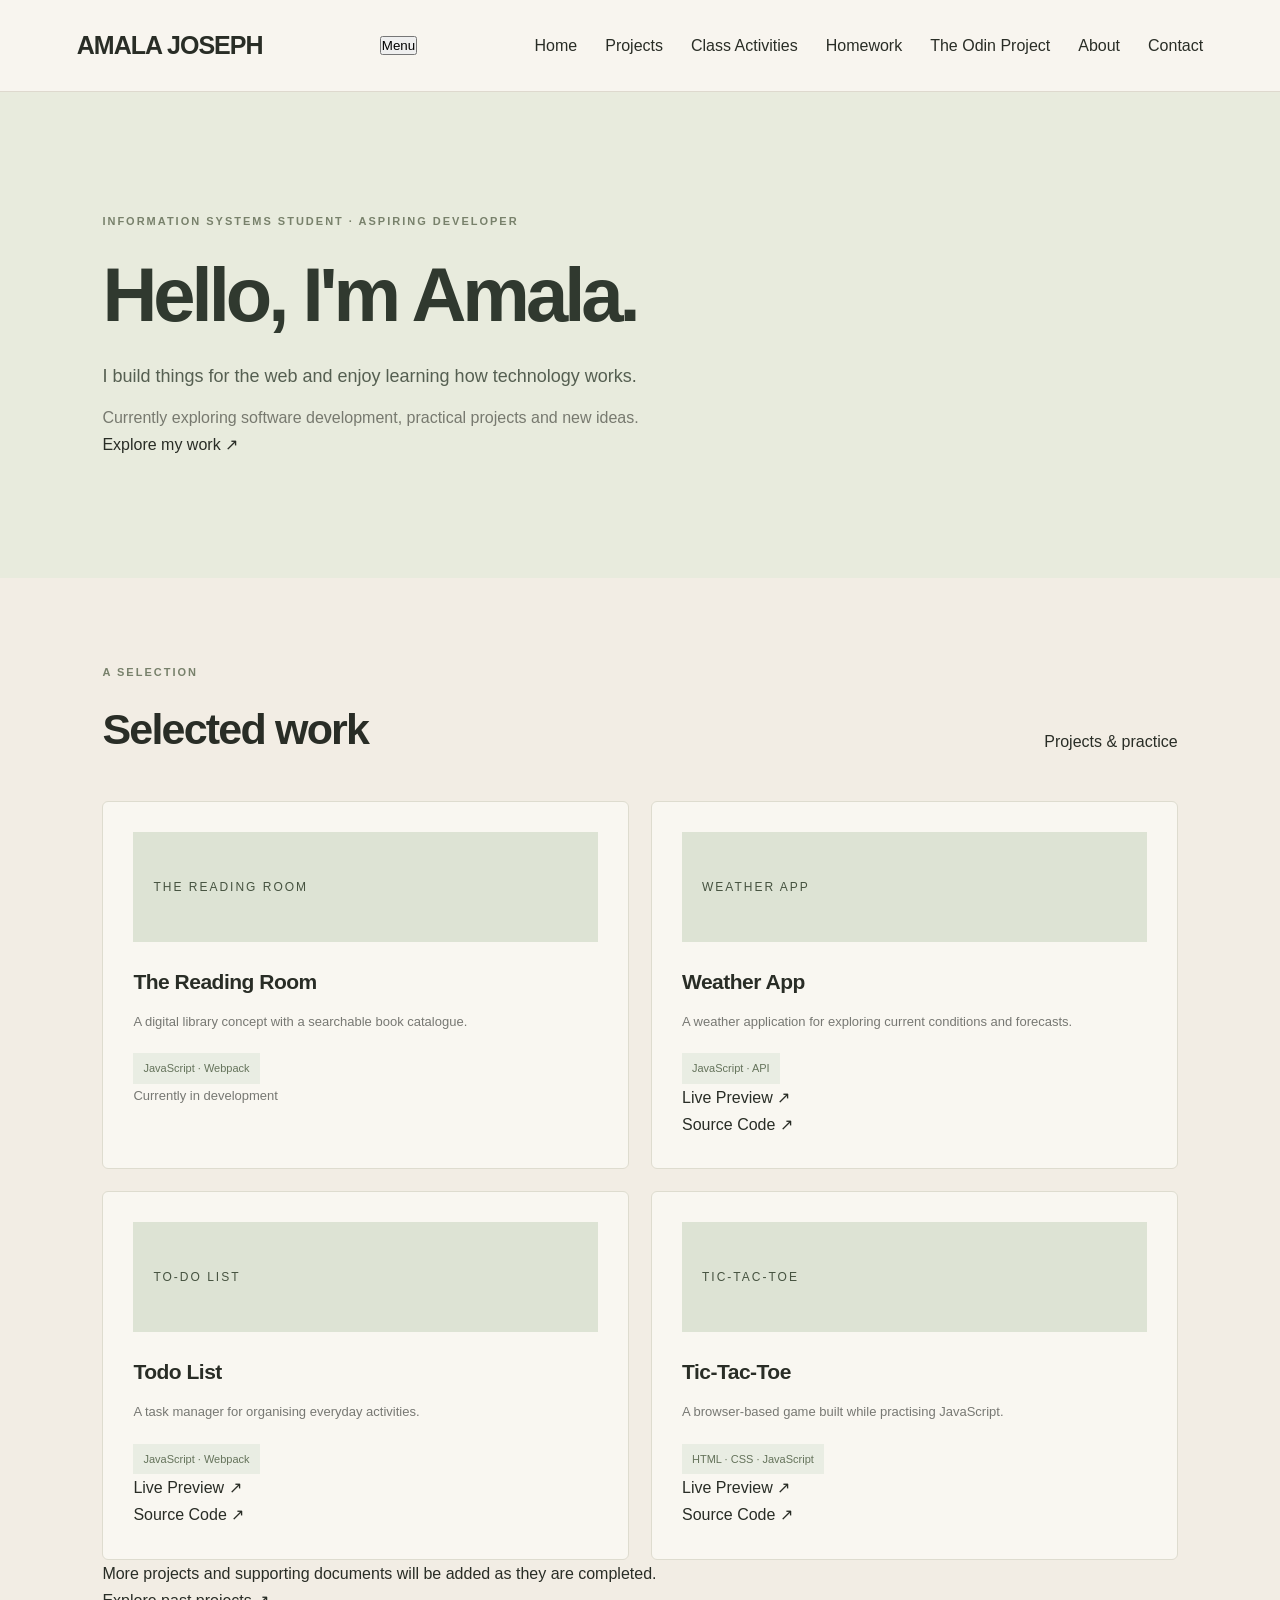
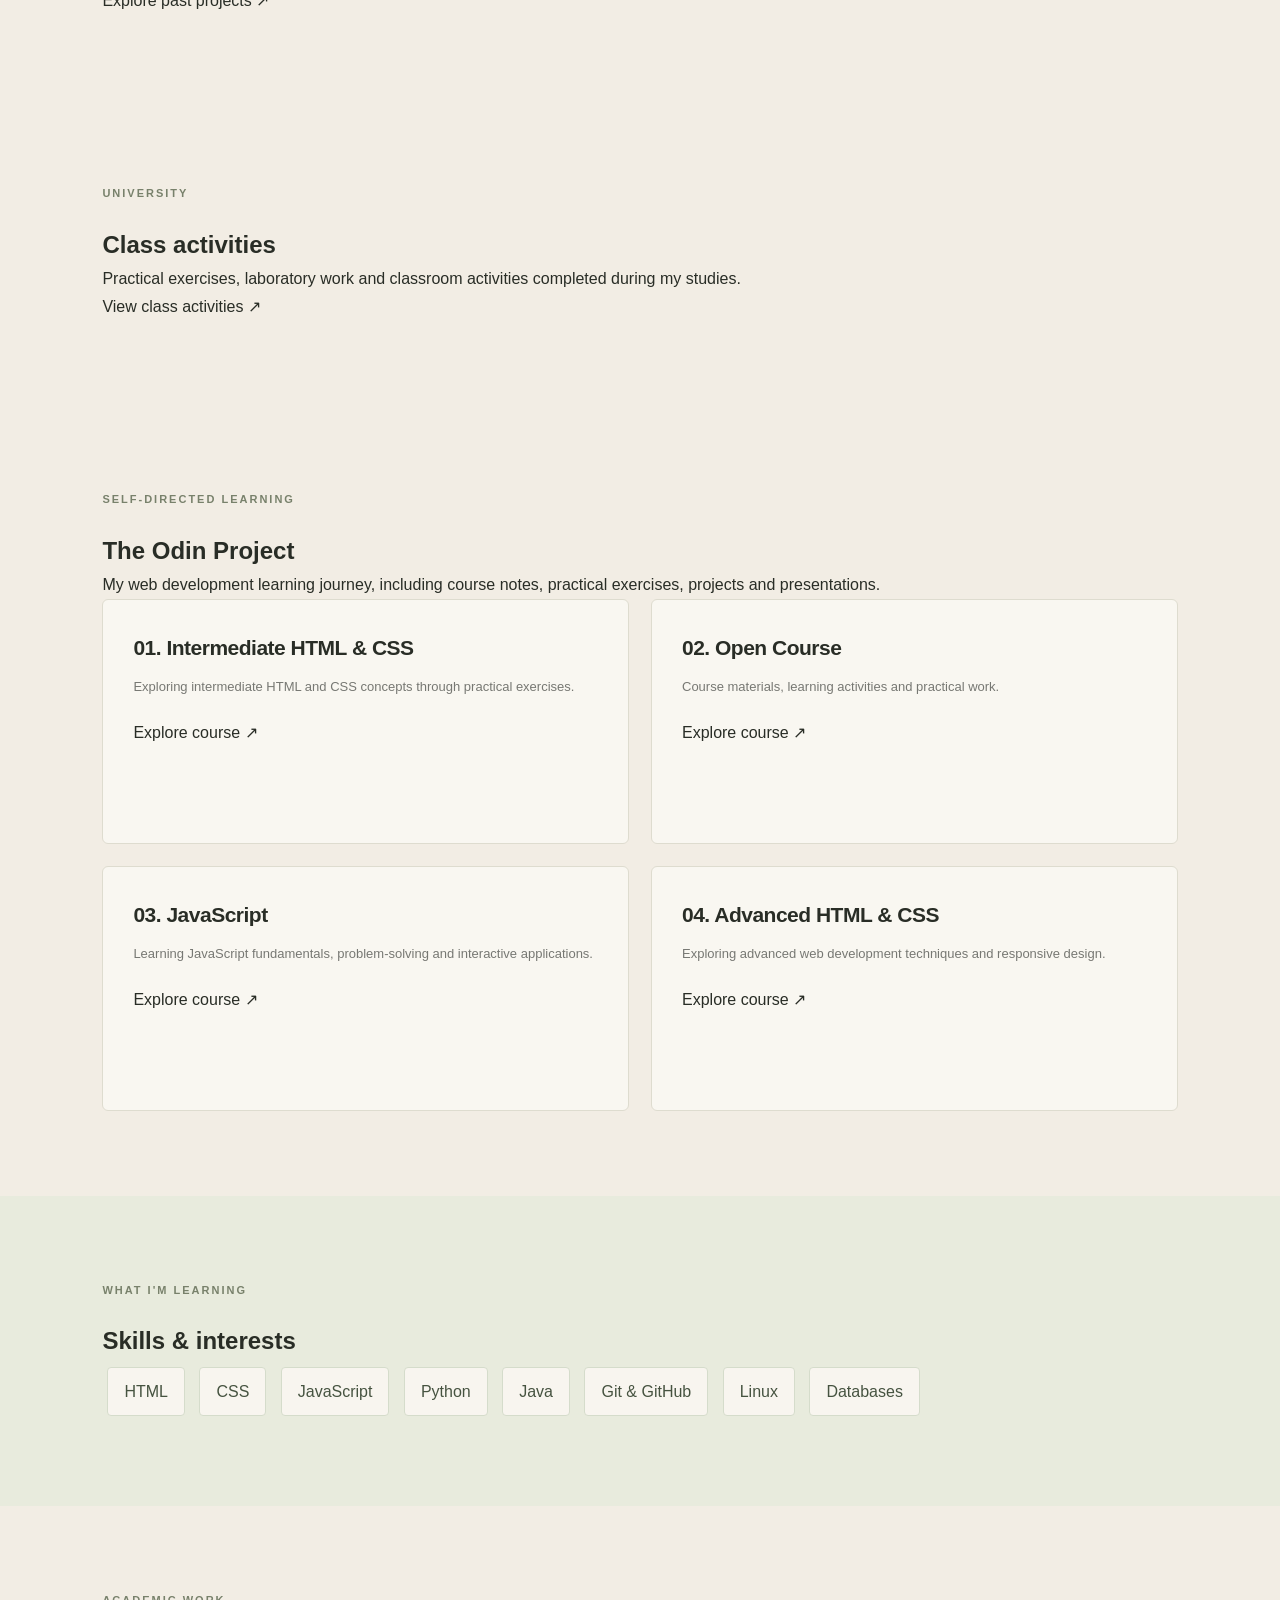
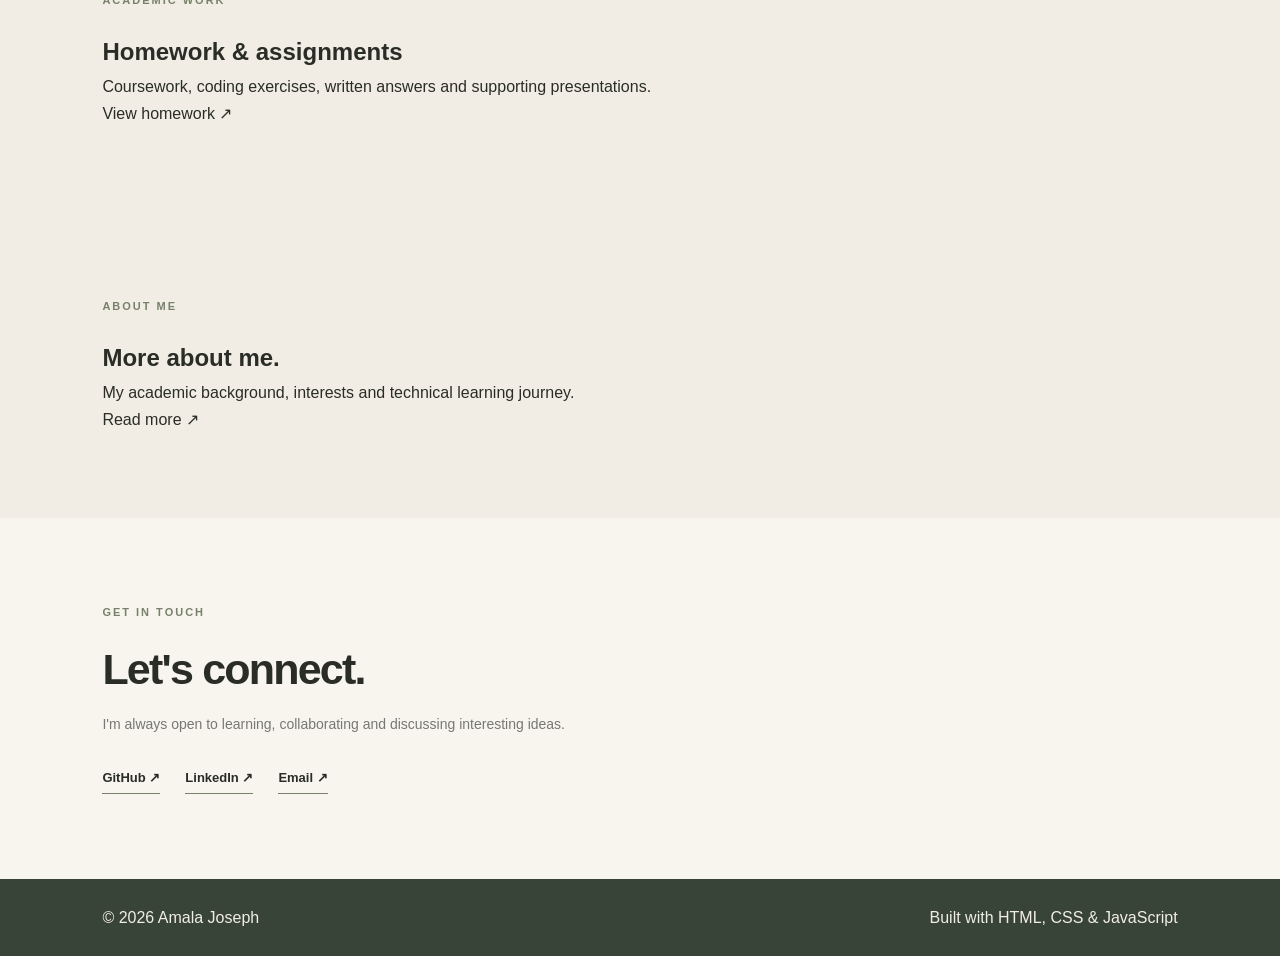
<file: index.html>
<!DOCTYPE html>
<html lang="en">
<head>
  <meta charset="UTF-8">
  <meta name="viewport" content="width=device-width, initial-scale=1.0">
  <meta name="description" content="Amala Joseph — Information Systems student and aspiring software developer.">
  <title>Amala Joseph | Portfolio</title>
  <link rel="stylesheet" href="styles/style.css">
  <script src="scripts/main.js" defer></script>
</head>

<body>

  <header class="site-header">
    <a class="logo" href="index.html">AMALA JOSEPH</a>

    <button class="menu-toggle" aria-label="Toggle navigation" aria-expanded="false">
      Menu
    </button>

    <nav class="navigation" aria-label="Main navigation">
      <a href="index.html">Home</a>
      <a href="#work">Projects</a>
      <a href="activities.html">Class Activities</a>
      <a href="homework.html">Homework</a>
      <a href="#odin">The Odin Project</a>
      <a href="about.html">About</a>
      <a href="#contact">Contact</a>
    </nav>
  </header>

  <main>

    <!-- HERO -->
    <section class="hero">
      <p class="eyebrow">INFORMATION SYSTEMS STUDENT · ASPIRING DEVELOPER</p>
      <h1>Hello, I'm Amala.</h1>
      <p class="intro">I build things for the web and enjoy learning how technology works.</p>
      <p class="supporting-copy">
        Currently exploring software development, practical projects and new ideas.
      </p>
      <a class="text-link" href="#work">Explore my work <span>↗</span></a>
    </section>

    <!-- PROJECTS -->
    <section class="section" id="work">

      <div class="section-heading">
        <div>
          <p class="eyebrow">A SELECTION</p>
          <h2>Selected work</h2>
        </div>
        <span class="muted small">Projects & practice</span>
      </div>

      <div class="project-grid">

        <!-- THE READING ROOM -->
        <article class="project-card">
          <div class="project-visual visual-book">
            <span>THE READING ROOM</span>
          </div>
          <h3>The Reading Room</h3>
          <p>A digital library concept with a searchable book catalogue.</p>
          <span class="tag">JavaScript · Webpack</span>
          <p class="muted small">Currently in development</p>
        </article>

        <!-- WEATHER APP -->
        <article class="project-card">
          <div class="project-visual visual-weather">
            <span>WEATHER APP</span>
          </div>
          <h3>Weather App</h3>
          <p>A weather application for exploring current conditions and forecasts.</p>
          <span class="tag">JavaScript · API</span>
          <a href="https://amala2118.github.io/weather-app/" target="_blank" rel="noreferrer">Live Preview ↗</a>
          <a href="https://github.com/amala2118/weather-app" target="_blank" rel="noreferrer">Source Code ↗</a>
        </article>

        <!-- TODO LIST -->
        <article class="project-card">
          <div class="project-visual visual-todo">
            <span>TO-DO LIST</span>
          </div>
          <h3>Todo List</h3>
          <p>A task manager for organising everyday activities.</p>
          <span class="tag">JavaScript · Webpack</span>
          <a href="https://amala2118.github.io/odin-todo-list/" target="_blank" rel="noreferrer">Live Preview ↗</a>
          <a href="https://github.com/amala2118/odin-todo-list" target="_blank" rel="noreferrer">Source Code ↗</a>
        </article>

        <!-- TIC-TAC-TOE -->
        <article class="project-card">
          <div class="project-visual visual-game">
            <span>TIC-TAC-TOE</span>
          </div>
          <h3>Tic-Tac-Toe</h3>
          <p>A browser-based game built while practising JavaScript.</p>
          <span class="tag">HTML · CSS · JavaScript</span>
          <a href="https://amala2118.github.io/tic-tac-toe/" target="_blank" rel="noreferrer">Live Preview ↗</a>
          <a href="https://github.com/amala2118/tic-tac-toe" target="_blank" rel="noreferrer">Source Code ↗</a>
        </article>

      </div>

      <p class="note">More projects and supporting documents will be added as they are completed.</p>

      <a class="text-link" href="about.html">Explore past projects ↗</a>

    </section>

    <!-- CLASS ACTIVITIES -->
    <section class="section">
      <p class="eyebrow">UNIVERSITY</p>
      <h2>Class activities</h2>
      <p>Practical exercises, laboratory work and classroom activities completed during my studies.</p>
      <a class="text-link" href="activities.html">View class activities ↗</a>
    </section>

    <!-- ODIN PROJECT -->
    <section class="section" id="odin">

      <p class="eyebrow">SELF-DIRECTED LEARNING</p>
      <h2>The Odin Project</h2>

      <p>
        My web development learning journey, including course notes,
        practical exercises, projects and presentations.
      </p>

      <div class="project-grid">

        <article class="project-card">
          <h3>01. Intermediate HTML & CSS</h3>
          <p>Exploring intermediate HTML and CSS concepts through practical exercises.</p>
          <a href="odin-intermediate.html">Explore course ↗</a>
        </article>

        <article class="project-card">
          <h3>02. Open Course</h3>
          <p>Course materials, learning activities and practical work.</p>
          <a href="odin-open.html">Explore course ↗</a>
        </article>

        <article class="project-card">
          <h3>03. JavaScript</h3>
          <p>Learning JavaScript fundamentals, problem-solving and interactive applications.</p>
          <a href="odin-javascript.html">Explore course ↗</a>
        </article>

        <article class="project-card">
          <h3>04. Advanced HTML & CSS</h3>
          <p>Exploring advanced web development techniques and responsive design.</p>
          <a href="odin-advanced.html">Explore course ↗</a>
        </article>

      </div>

    </section>

    <!-- SKILLS -->
    <section class="section compact-section">
      <p class="eyebrow">WHAT I'M LEARNING</p>
      <h2>Skills & interests</h2>

      <div class="skill-list">
        <span>HTML</span>
        <span>CSS</span>
        <span>JavaScript</span>
        <span>Python</span>
        <span>Java</span>
        <span>Git & GitHub</span>
        <span>Linux</span>
        <span>Databases</span>
      </div>
    </section>

    <!-- HOMEWORK -->
    <section class="section">
      <p class="eyebrow">ACADEMIC WORK</p>
      <h2>Homework & assignments</h2>
      <p>Coursework, coding exercises, written answers and supporting presentations.</p>
      <a class="text-link" href="homework.html">View homework ↗</a>
    </section>

    <!-- ABOUT -->
    <section class="section">
      <p class="eyebrow">ABOUT ME</p>
      <h2>More about me.</h2>
      <p>My academic background, interests and technical learning journey.</p>
      <a class="text-link" href="about.html">Read more ↗</a>
    </section>

    <!-- CONTACT -->
    <section class="section contact-section" id="contact">
      <p class="eyebrow">GET IN TOUCH</p>
      <h2>Let's connect.</h2>
      <p class="muted">
        I'm always open to learning, collaborating and discussing interesting ideas.
      </p>

      <div class="contact-links">
        <a href="https://github.com/amala2118" target="_blank" rel="noreferrer">GitHub ↗</a>
        <a href="https://www.linkedin.com/in/amala-joseph-175ab321a/" target="_blank" rel="noreferrer">LinkedIn ↗</a>
        <a href="mailto:">Email ↗</a>
      </div>
    </section>

  </main>

  <footer>
    <span>© <span id="year"></span> Amala Joseph</span>
    <span>Built with HTML, CSS & JavaScript</span>
  </footer>

</body>
</html>
</file>
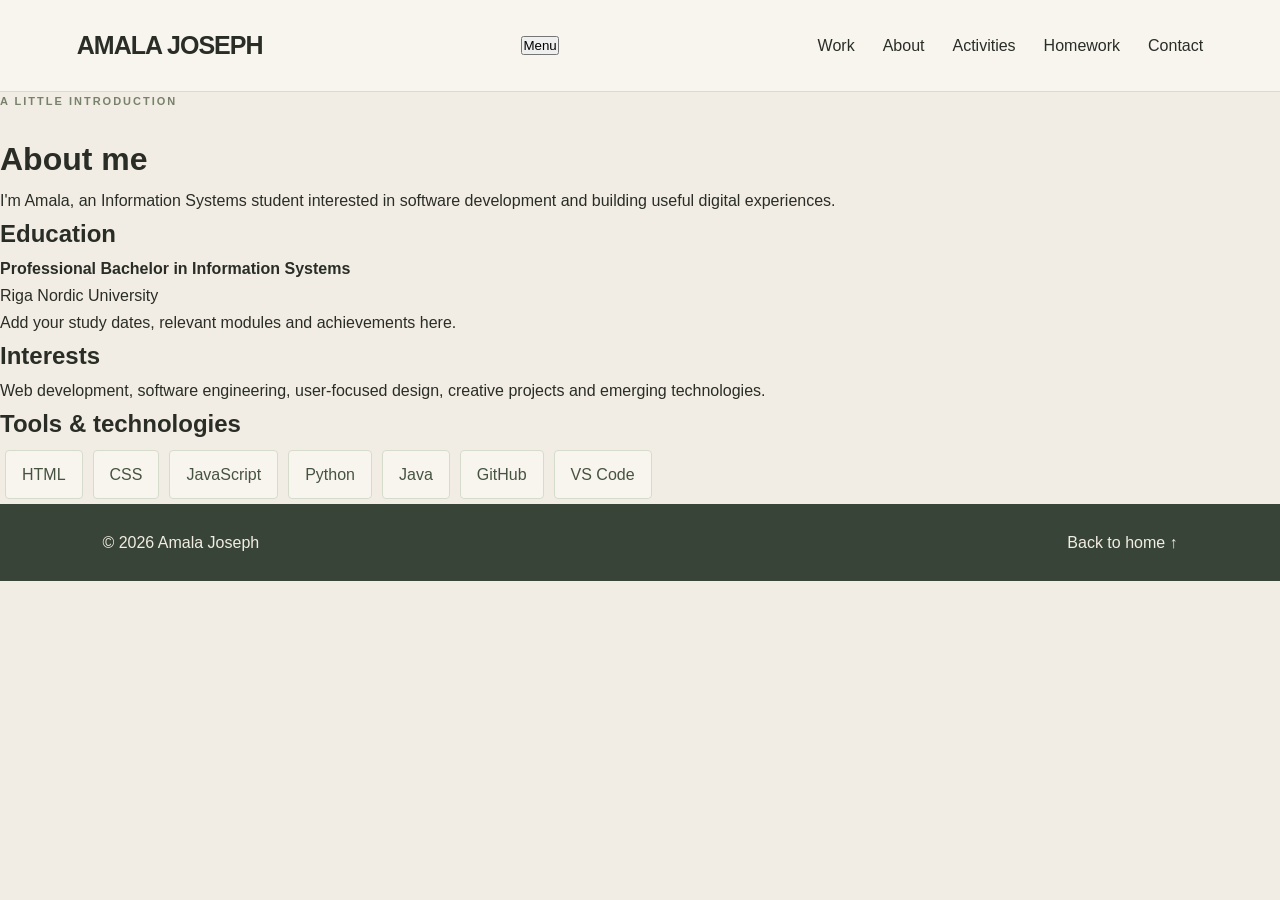
<file: about.html>
<!DOCTYPE html>
<html lang="en">
<head>
  <meta charset="UTF-8"><meta name="viewport" content="width=device-width, initial-scale=1.0">
  <title>About | Amala Joseph</title><link rel="stylesheet" href="styles/style.css"><script src="scripts/main.js" defer></script>
</head>
<body>
  <header class="site-header"><a class="logo" href="index.html">AMALA JOSEPH</a><button class="menu-toggle" aria-label="Toggle navigation" aria-expanded="false">Menu</button><nav class="navigation"><a href="index.html#work">Work</a><a href="about.html">About</a><a href="activities.html">Activities</a><a href="homework.html">Homework</a><a href="index.html#contact">Contact</a></nav></header>
  <main class="page-main">
    <p class="eyebrow">A LITTLE INTRODUCTION</p><h1>About me</h1>
    <p class="page-intro">I'm Amala, an Information Systems student interested in software development and building useful digital experiences.</p>
    <section class="content-section"><h2>Education</h2><p><strong>Professional Bachelor in Information Systems</strong><br>Riga Nordic University</p><p class="muted">Add your study dates, relevant modules and achievements here.</p></section>
    <section class="content-section"><h2>Interests</h2><p>Web development, software engineering, user-focused design, creative projects and emerging technologies.</p></section>
    <section class="content-section"><h2>Tools & technologies</h2><div class="skill-list"><span>HTML</span><span>CSS</span><span>JavaScript</span><span>Python</span><span>Java</span><span>GitHub</span><span>VS Code</span></div></section>
  </main>
  <footer><span>© <span id="year"></span> Amala Joseph</span><a href="index.html">Back to home ↑</a></footer>
</body></html>
</file>
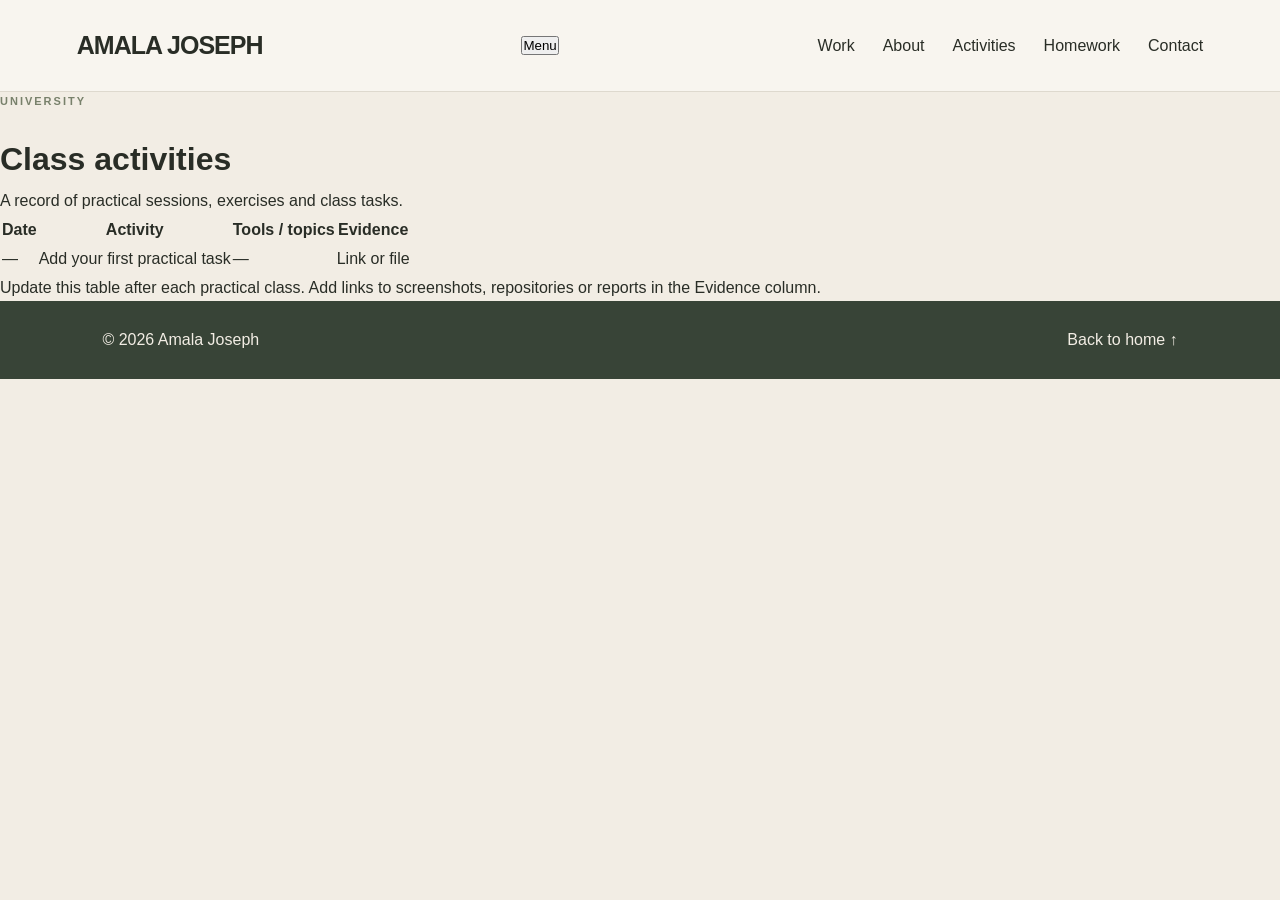
<file: activities.html>
<!DOCTYPE html>
<html lang="en"><head><meta charset="UTF-8"><meta name="viewport" content="width=device-width, initial-scale=1.0"><title>Class Activities | Amala Joseph</title><link rel="stylesheet" href="styles/style.css"><script src="scripts/main.js" defer></script></head>
<body><header class="site-header"><a class="logo" href="index.html">AMALA JOSEPH</a><button class="menu-toggle" aria-label="Toggle navigation" aria-expanded="false">Menu</button><nav class="navigation"><a href="index.html#work">Work</a><a href="about.html">About</a><a href="activities.html">Activities</a><a href="homework.html">Homework</a><a href="index.html#contact">Contact</a></nav></header>
<main class="page-main"><p class="eyebrow">UNIVERSITY</p><h1>Class activities</h1><p class="page-intro">A record of practical sessions, exercises and class tasks.</p>
<div class="table-wrap"><table><thead><tr><th>Date</th><th>Activity</th><th>Tools / topics</th><th>Evidence</th></tr></thead><tbody><tr><td>—</td><td>Add your first practical task</td><td>—</td><td>Link or file</td></tr></tbody></table></div>
<p class="note">Update this table after each practical class. Add links to screenshots, repositories or reports in the Evidence column.</p></main><footer><span>© <span id="year"></span> Amala Joseph</span><a href="index.html">Back to home ↑</a></footer></body></html>
</file>
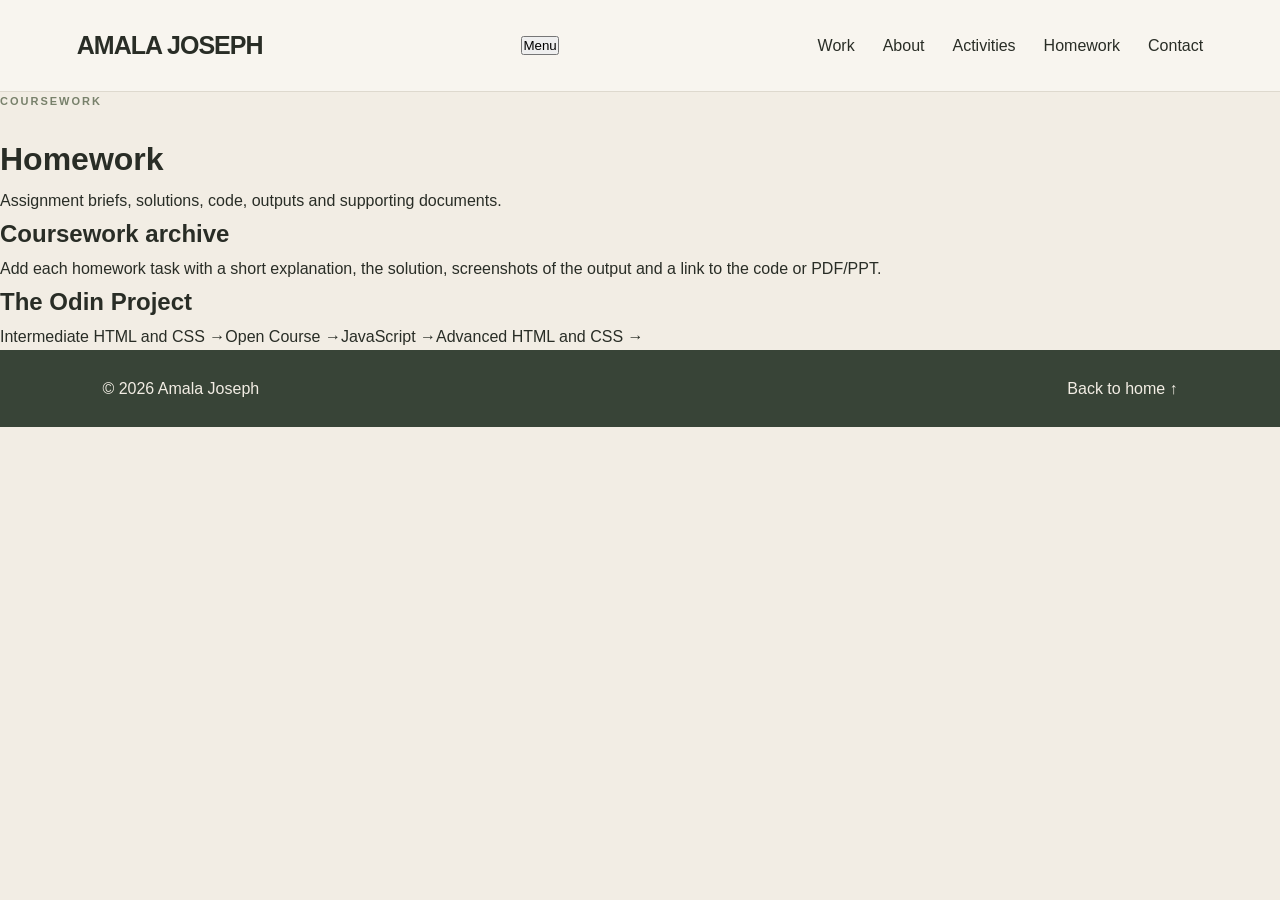
<file: homework.html>
<!DOCTYPE html>
<html lang="en"><head><meta charset="UTF-8"><meta name="viewport" content="width=device-width, initial-scale=1.0"><title>Homework | Amala Joseph</title><link rel="stylesheet" href="styles/style.css"><script src="scripts/main.js" defer></script></head>
<body><header class="site-header"><a class="logo" href="index.html">AMALA JOSEPH</a><button class="menu-toggle" aria-label="Toggle navigation" aria-expanded="false">Menu</button><nav class="navigation"><a href="index.html#work">Work</a><a href="about.html">About</a><a href="activities.html">Activities</a><a href="homework.html">Homework</a><a href="index.html#contact">Contact</a></nav></header>
<main class="page-main"><p class="eyebrow">COURSEWORK</p><h1>Homework</h1><p class="page-intro">Assignment briefs, solutions, code, outputs and supporting documents.</p>
<div class="empty-state"><h2>Coursework archive</h2><p>Add each homework task with a short explanation, the solution, screenshots of the output and a link to the code or PDF/PPT.</p></div>
<section class="content-section"><h2>The Odin Project</h2><div class="course-list"><a href="#">Intermediate HTML and CSS <span>→</span></a><a href="#">Open Course <span>→</span></a><a href="#">JavaScript <span>→</span></a><a href="#">Advanced HTML and CSS <span>→</span></a></div></section>
</main><footer><span>© <span id="year"></span> Amala Joseph</span><a href="index.html">Back to home ↑</a></footer></body></html>
</file>
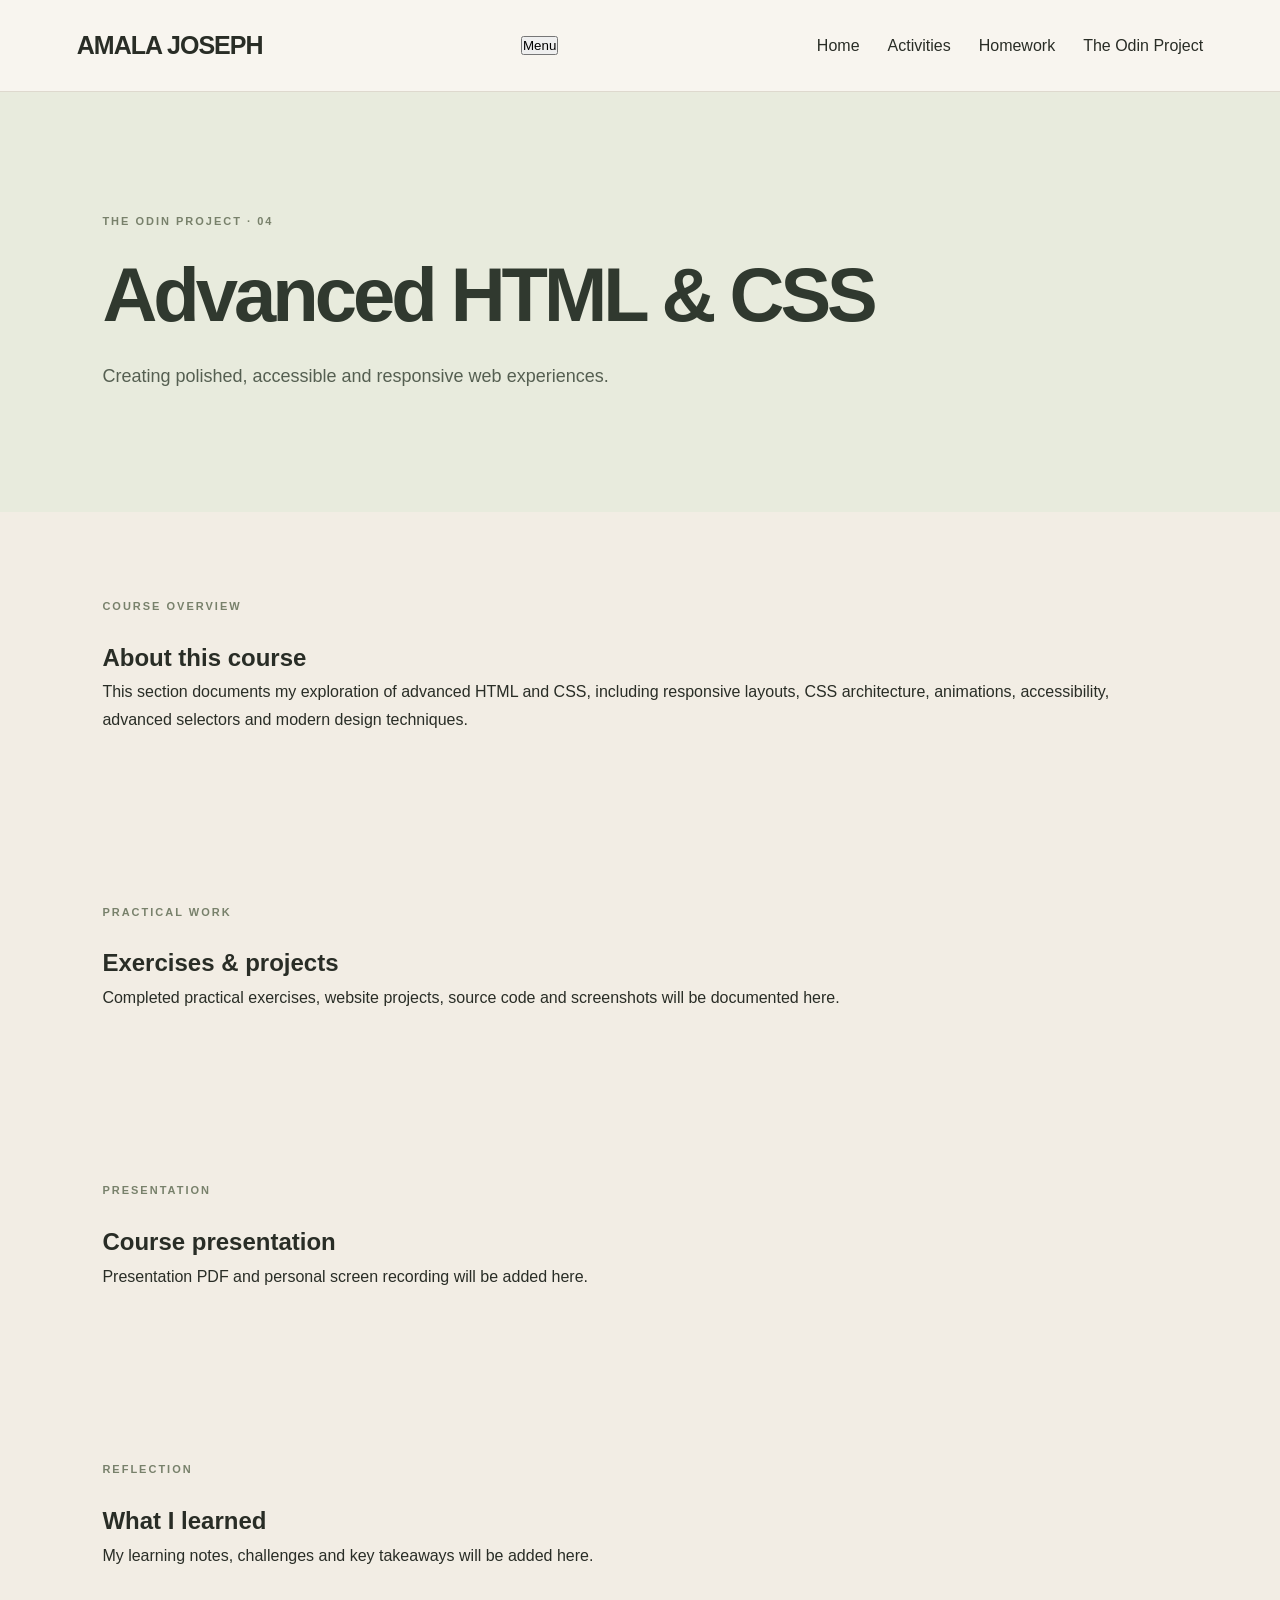
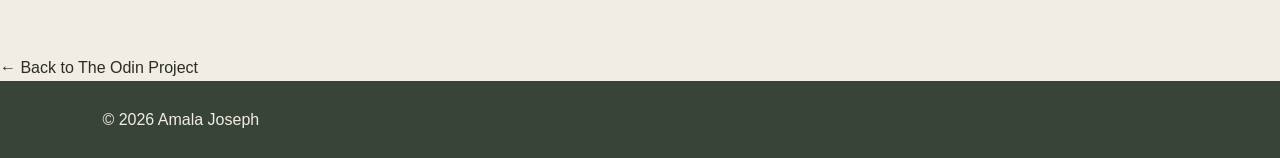
<file: odin-advanced.html>
<!DOCTYPE html>
<html lang="en">
<head>
  <meta charset="UTF-8">
  <meta name="viewport" content="width=device-width, initial-scale=1.0">
  <title>Advanced HTML & CSS | Amala</title>
  <link rel="stylesheet" href="styles/style.css">
  <script src="scripts/main.js" defer></script>
</head>
<body>

<header class="site-header">
  <a class="logo" href="index.html">AMALA JOSEPH</a>
  <button class="menu-toggle" aria-label="Toggle navigation" aria-expanded="false">Menu</button>
  <nav class="navigation">
    <a href="index.html">Home</a>
    <a href="activities.html">Activities</a>
    <a href="homework.html">Homework</a>
    <a href="index.html#odin">The Odin Project</a>
  </nav>
</header>

<main>

  <section class="hero">
    <p class="eyebrow">THE ODIN PROJECT · 04</p>
    <h1>Advanced HTML & CSS</h1>
    <p class="intro">Creating polished, accessible and responsive web experiences.</p>
  </section>

  <section class="section">
    <p class="eyebrow">COURSE OVERVIEW</p>
    <h2>About this course</h2>
    <p>
      This section documents my exploration of advanced HTML and CSS,
      including responsive layouts, CSS architecture, animations,
      accessibility, advanced selectors and modern design techniques.
    </p>
  </section>

  <section class="section">
    <p class="eyebrow">PRACTICAL WORK</p>
    <h2>Exercises & projects</h2>
    <p>
      Completed practical exercises, website projects,
      source code and screenshots will be documented here.
    </p>
  </section>

  <section class="section">
    <p class="eyebrow">PRESENTATION</p>
    <h2>Course presentation</h2>
    <p>Presentation PDF and personal screen recording will be added here.</p>
  </section>

  <section class="section">
    <p class="eyebrow">REFLECTION</p>
    <h2>What I learned</h2>
    <p>My learning notes, challenges and key takeaways will be added here.</p>
  </section>

  <a class="text-link" href="index.html#odin">← Back to The Odin Project</a>

</main>

<footer>
  <span>© <span id="year"></span> Amala Joseph</span>
</footer>

</body>
</html>
</file>
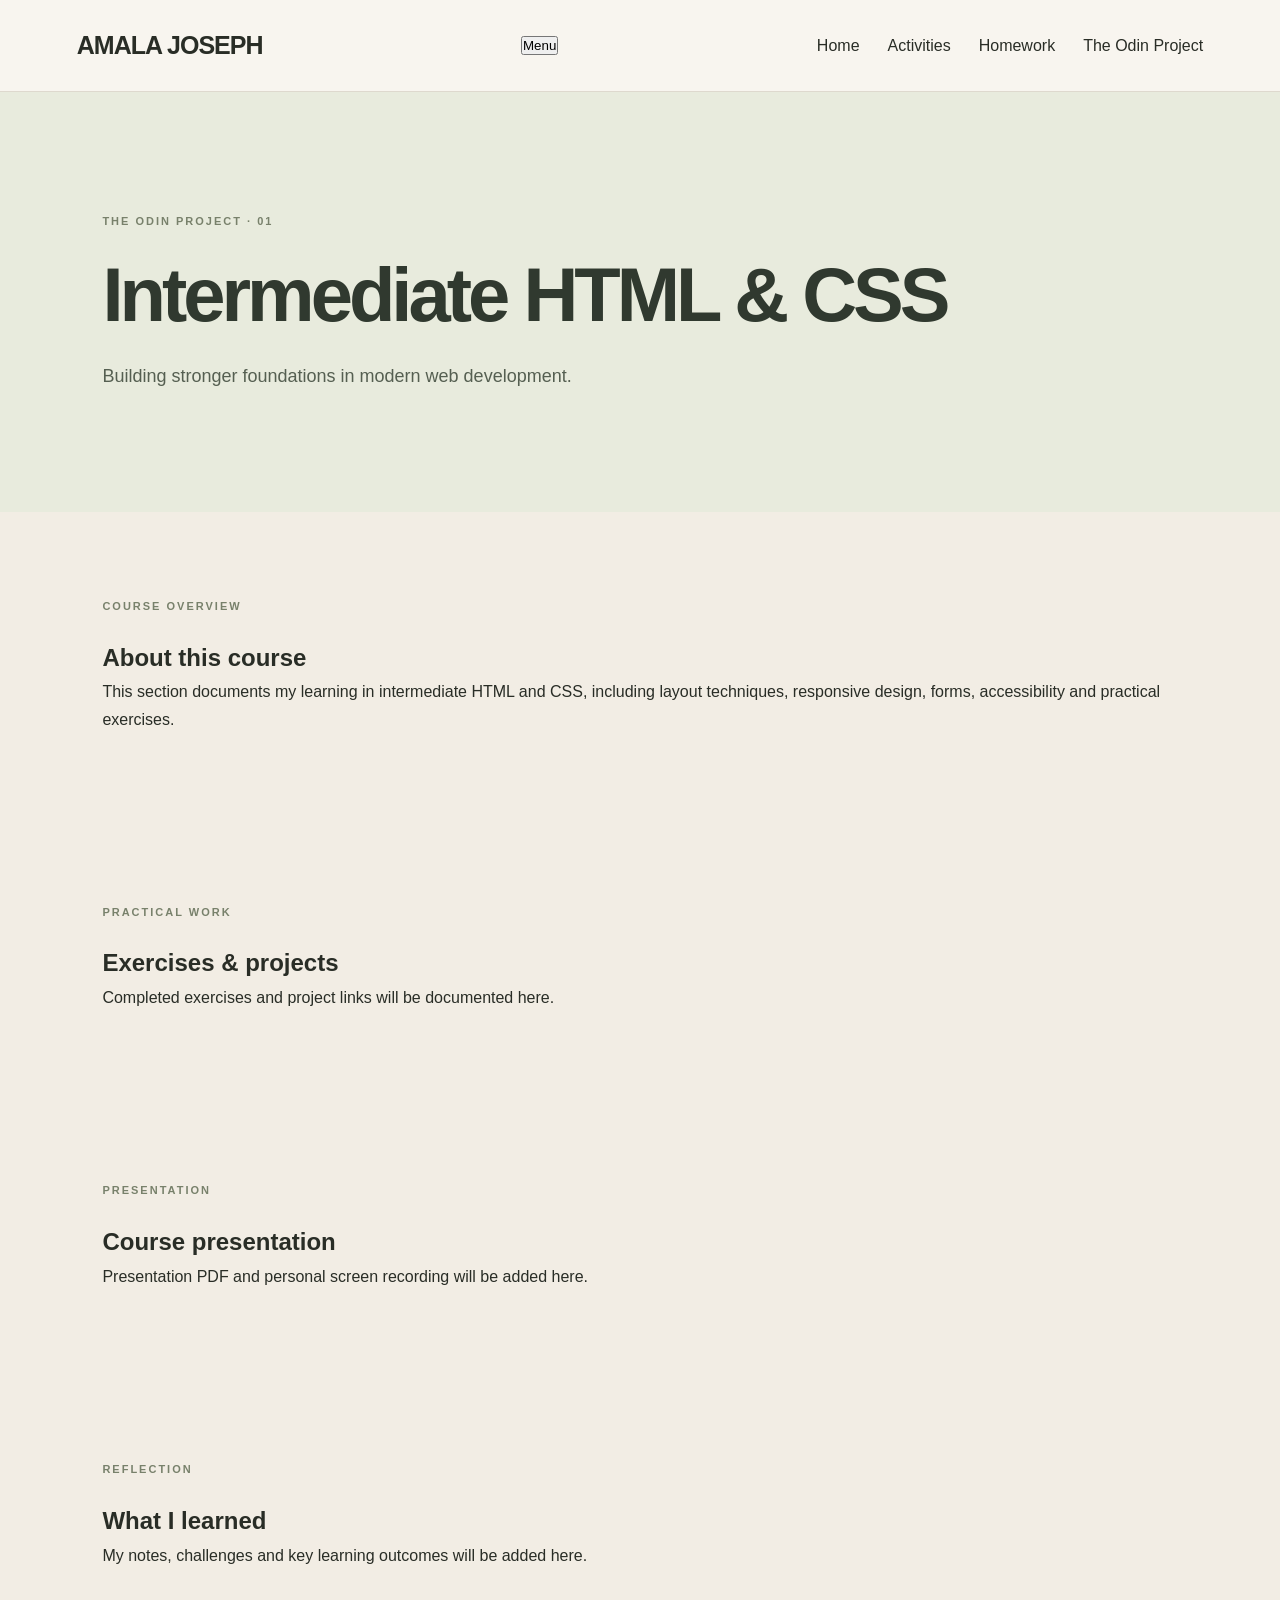
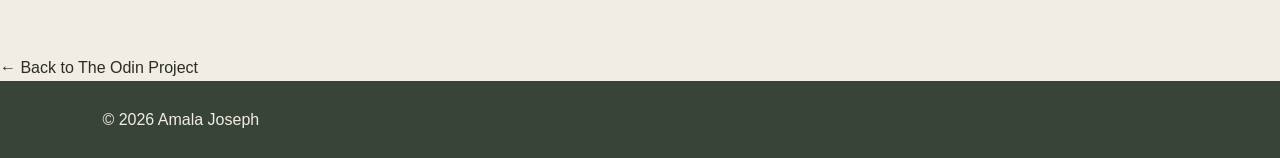
<file: odin-intermediate.html>
<!DOCTYPE html>
<html lang="en">
<head>
  <meta charset="UTF-8">
  <meta name="viewport" content="width=device-width, initial-scale=1.0">
  <title>Intermediate HTML & CSS | Amala</title>
  <link rel="stylesheet" href="styles/style.css">
  <script src="scripts/main.js" defer></script>
</head>
<body>

<header class="site-header">
  <a class="logo" href="index.html">AMALA JOSEPH</a>
  <button class="menu-toggle" aria-label="Toggle navigation" aria-expanded="false">Menu</button>
  <nav class="navigation">
    <a href="index.html">Home</a>
    <a href="activities.html">Activities</a>
    <a href="homework.html">Homework</a>
    <a href="index.html#odin">The Odin Project</a>
  </nav>
</header>

<main>
  <section class="hero">
    <p class="eyebrow">THE ODIN PROJECT · 01</p>
    <h1>Intermediate HTML & CSS</h1>
    <p class="intro">Building stronger foundations in modern web development.</p>
  </section>

  <section class="section">
    <p class="eyebrow">COURSE OVERVIEW</p>
    <h2>About this course</h2>
    <p>This section documents my learning in intermediate HTML and CSS, including layout techniques, responsive design, forms, accessibility and practical exercises.</p>
  </section>

  <section class="section">
    <p class="eyebrow">PRACTICAL WORK</p>
    <h2>Exercises & projects</h2>
    <p>Completed exercises and project links will be documented here.</p>
  </section>

  <section class="section">
    <p class="eyebrow">PRESENTATION</p>
    <h2>Course presentation</h2>
    <p>Presentation PDF and personal screen recording will be added here.</p>
  </section>

  <section class="section">
    <p class="eyebrow">REFLECTION</p>
    <h2>What I learned</h2>
    <p>My notes, challenges and key learning outcomes will be added here.</p>
  </section>

  <a class="text-link" href="index.html#odin">← Back to The Odin Project</a>
</main>

<footer>
  <span>© <span id="year"></span> Amala Joseph</span>
</footer>

</body>
</html>
</file>
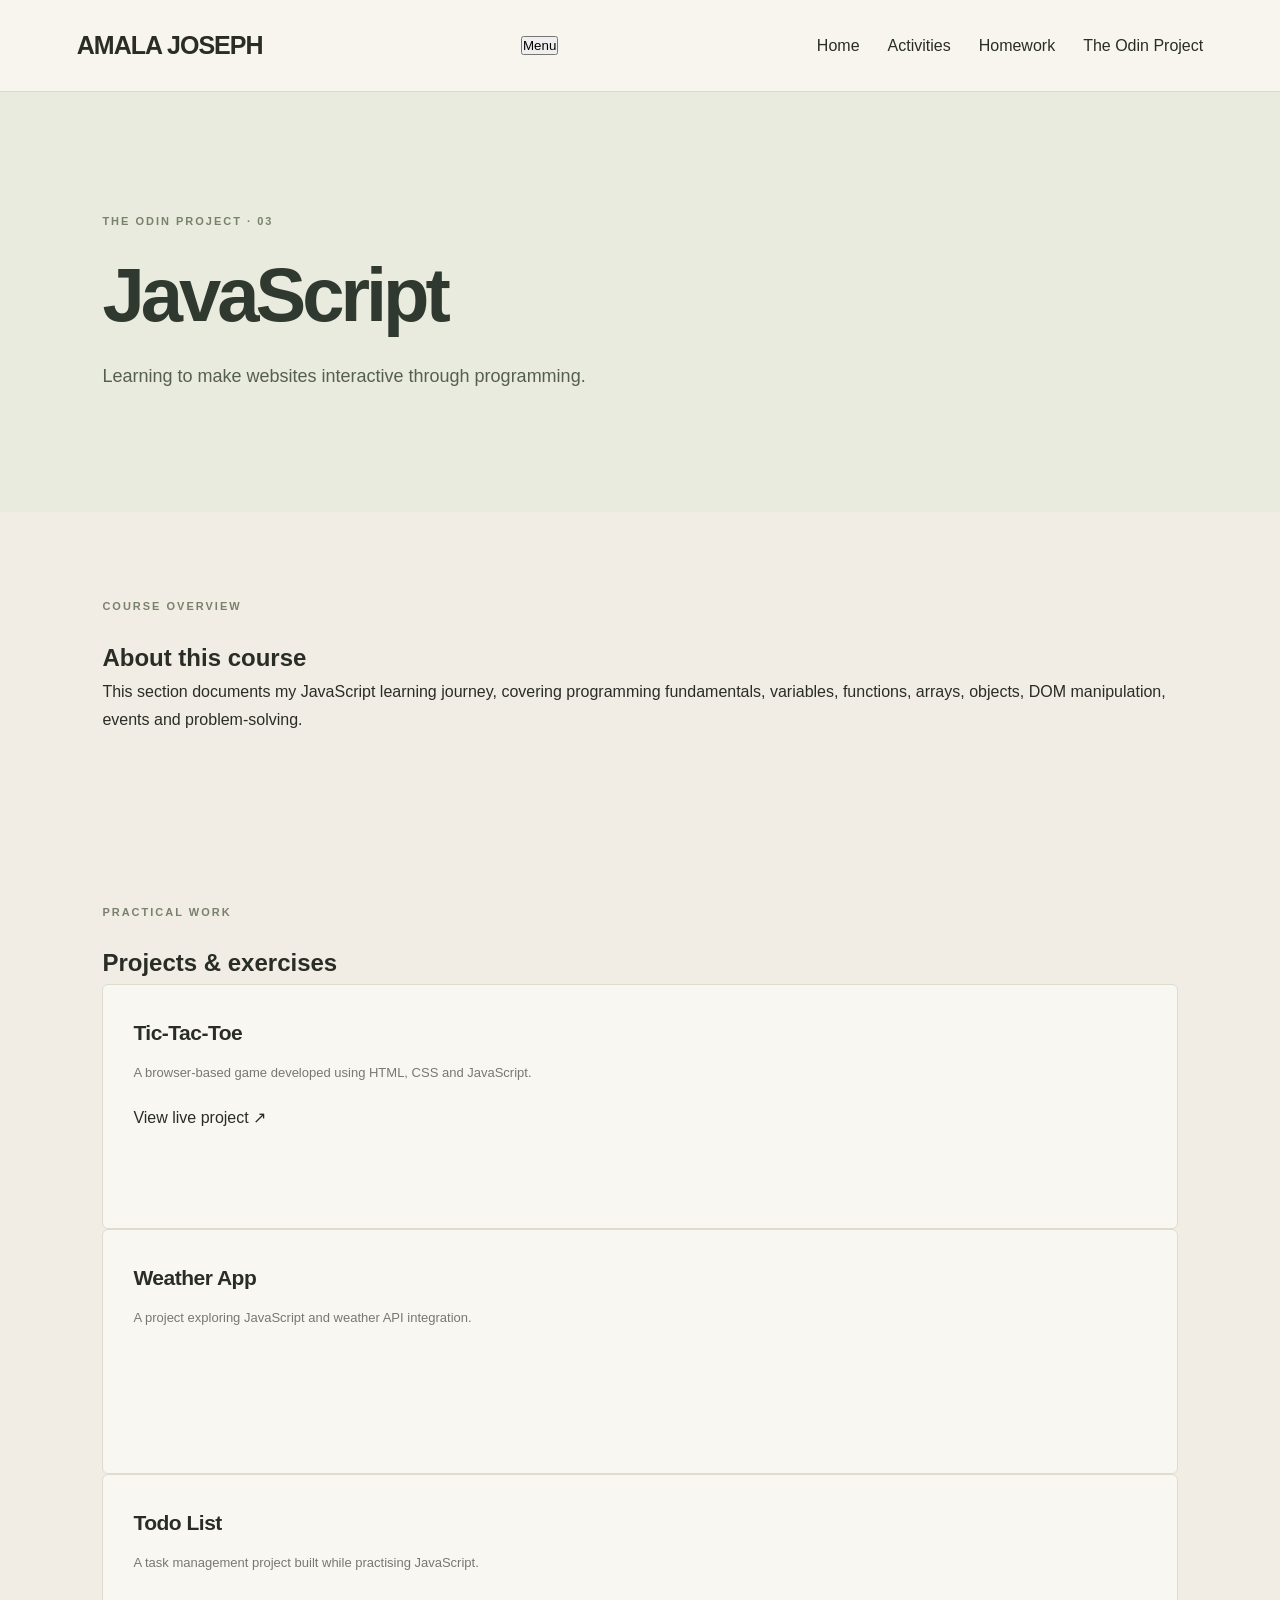
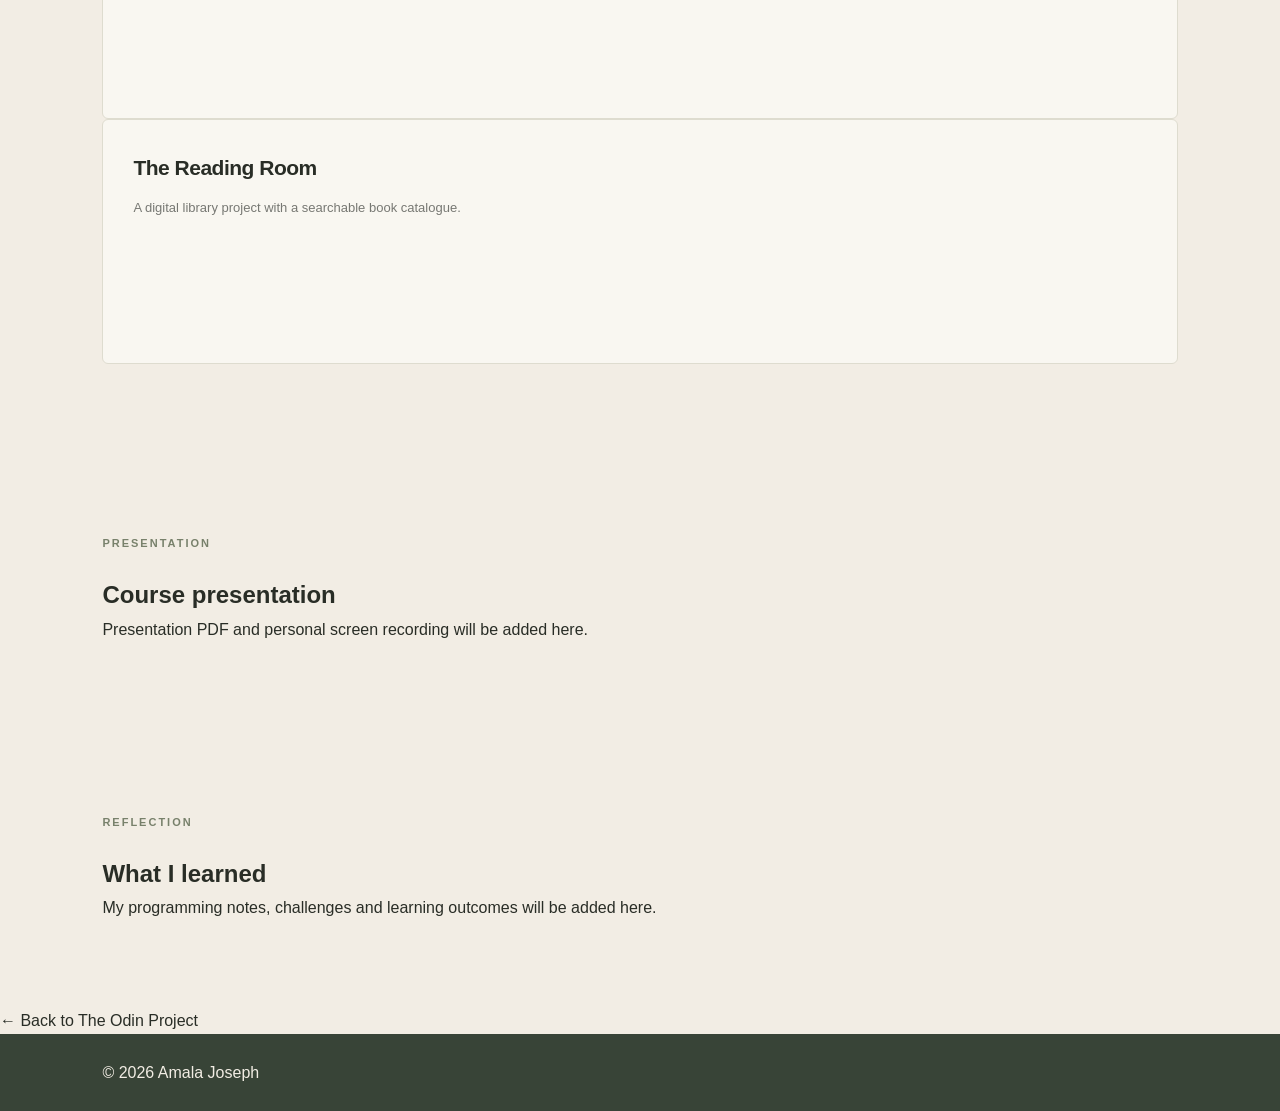
<file: odin-javascript.html>
<!DOCTYPE html>
<html lang="en">
<head>
  <meta charset="UTF-8">
  <meta name="viewport" content="width=device-width, initial-scale=1.0">
  <title>JavaScript | Amala</title>
  <link rel="stylesheet" href="styles/style.css">
  <script src="scripts/main.js" defer></script>
</head>
<body>

<header class="site-header">
  <a class="logo" href="index.html">AMALA JOSEPH</a>
  <button class="menu-toggle" aria-label="Toggle navigation" aria-expanded="false">Menu</button>
  <nav class="navigation">
    <a href="index.html">Home</a>
    <a href="activities.html">Activities</a>
    <a href="homework.html">Homework</a>
    <a href="index.html#odin">The Odin Project</a>
  </nav>
</header>

<main>

  <section class="hero">
    <p class="eyebrow">THE ODIN PROJECT · 03</p>
    <h1>JavaScript</h1>
    <p class="intro">Learning to make websites interactive through programming.</p>
  </section>

  <section class="section">
    <p class="eyebrow">COURSE OVERVIEW</p>
    <h2>About this course</h2>
    <p>
      This section documents my JavaScript learning journey,
      covering programming fundamentals, variables, functions,
      arrays, objects, DOM manipulation, events and problem-solving.
    </p>
  </section>

  <section class="section">
    <p class="eyebrow">PRACTICAL WORK</p>
    <h2>Projects & exercises</h2>

    <article class="project-card">
      <h3>Tic-Tac-Toe</h3>
      <p>A browser-based game developed using HTML, CSS and JavaScript.</p>
      <a href="https://amala2118.github.io/tic-tac-toe/" target="_blank" rel="noreferrer">
        View live project ↗
      </a>
    </article>

    <article class="project-card">
      <h3>Weather App</h3>
      <p>A project exploring JavaScript and weather API integration.</p>
    </article>

    <article class="project-card">
      <h3>Todo List</h3>
      <p>A task management project built while practising JavaScript.</p>
    </article>

    <article class="project-card">
      <h3>The Reading Room</h3>
      <p>A digital library project with a searchable book catalogue.</p>
    </article>

  </section>

  <section class="section">
    <p class="eyebrow">PRESENTATION</p>
    <h2>Course presentation</h2>
    <p>Presentation PDF and personal screen recording will be added here.</p>
  </section>

  <section class="section">
    <p class="eyebrow">REFLECTION</p>
    <h2>What I learned</h2>
    <p>My programming notes, challenges and learning outcomes will be added here.</p>
  </section>

  <a class="text-link" href="index.html#odin">← Back to The Odin Project</a>

</main>

<footer>
  <span>© <span id="year"></span> Amala Joseph</span>
</footer>

</body>
</html>
</file>
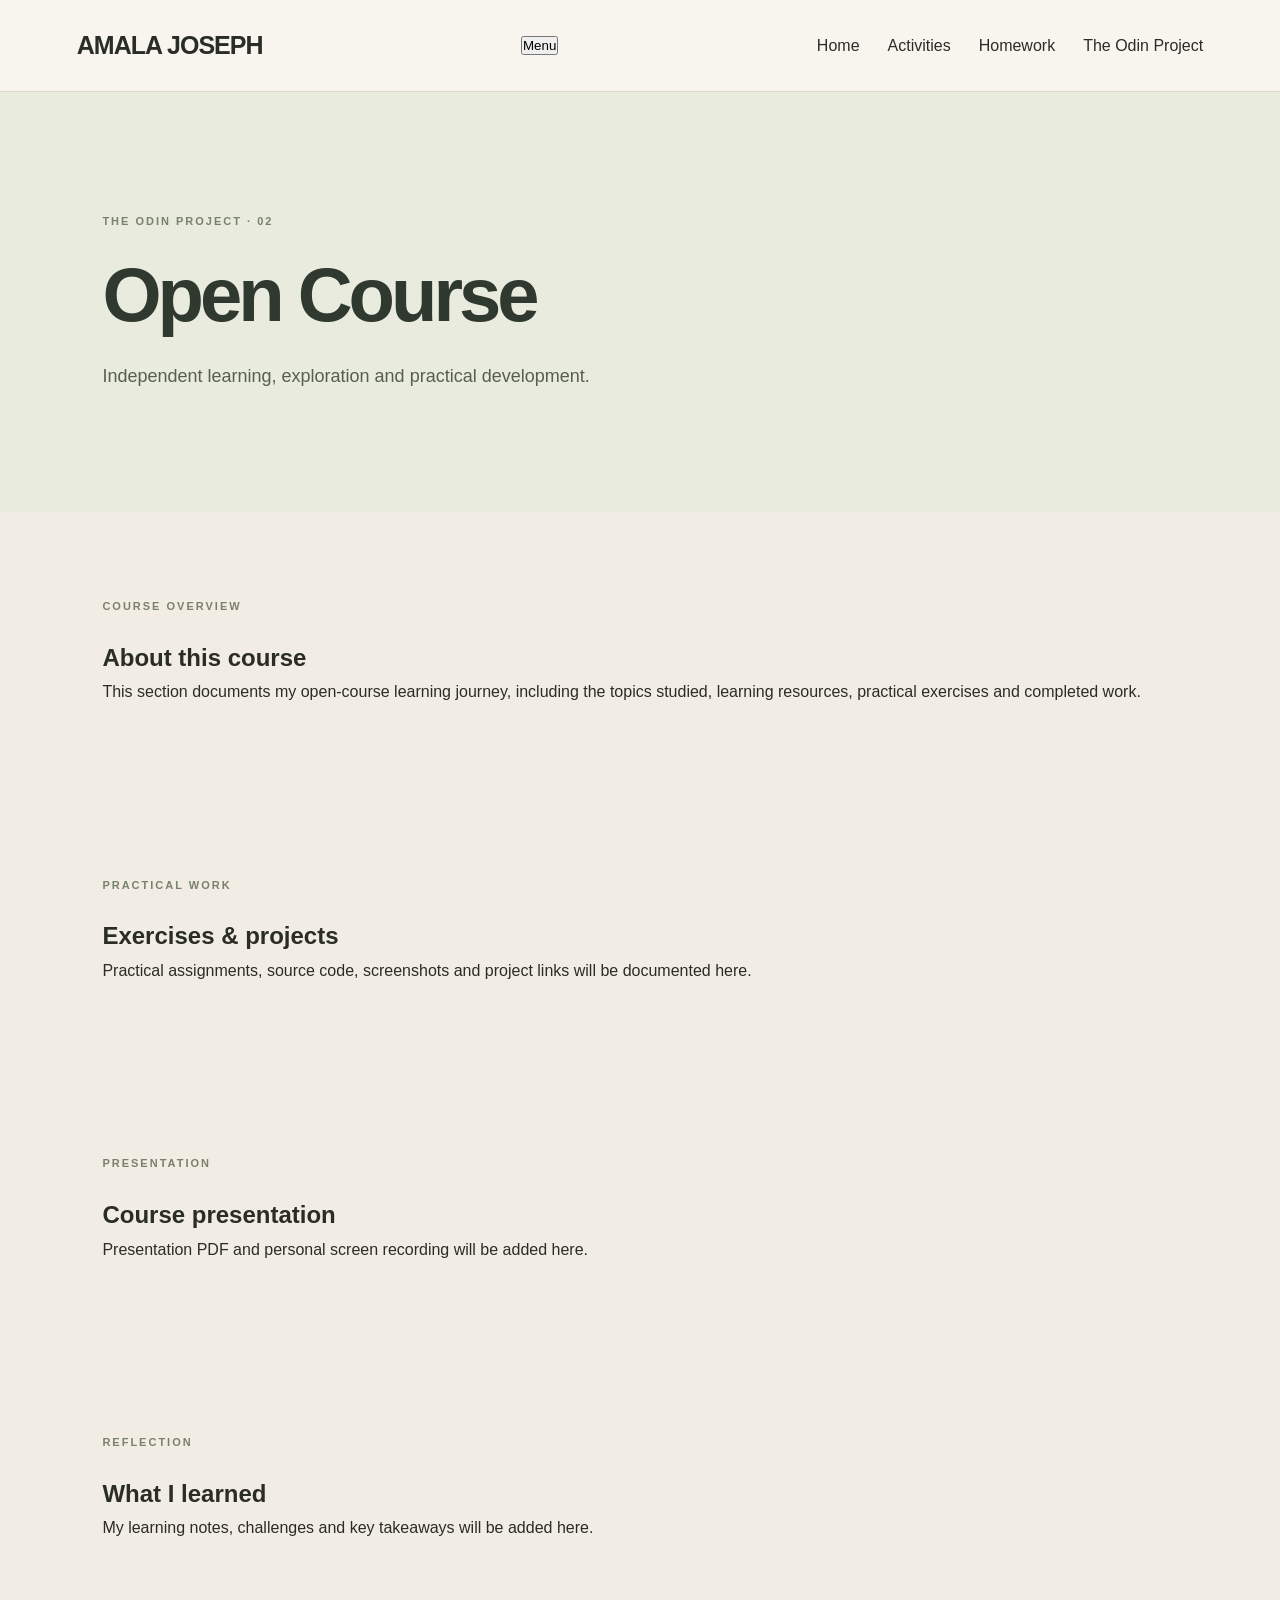
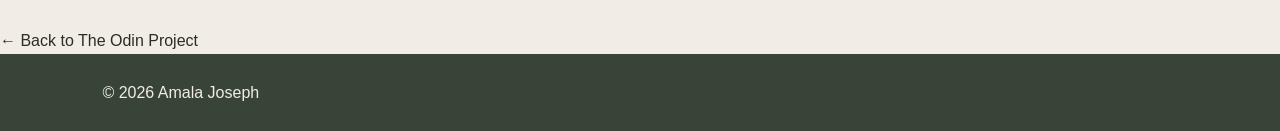
<file: odin-open.html>
<!DOCTYPE html>
<html lang="en">
<head>
  <meta charset="UTF-8">
  <meta name="viewport" content="width=device-width, initial-scale=1.0">
  <title>Open Course | Amala</title>
  <link rel="stylesheet" href="styles/style.css">
  <script src="scripts/main.js" defer></script>
</head>
<body>

<header class="site-header">
  <a class="logo" href="index.html">AMALA JOSEPH</a>
  <button class="menu-toggle" aria-label="Toggle navigation" aria-expanded="false">Menu</button>
  <nav class="navigation">
    <a href="index.html">Home</a>
    <a href="activities.html">Activities</a>
    <a href="homework.html">Homework</a>
    <a href="index.html#odin">The Odin Project</a>
  </nav>
</header>

<main>

  <section class="hero">
    <p class="eyebrow">THE ODIN PROJECT · 02</p>
    <h1>Open Course</h1>
    <p class="intro">Independent learning, exploration and practical development.</p>
  </section>

  <section class="section">
    <p class="eyebrow">COURSE OVERVIEW</p>
    <h2>About this course</h2>
    <p>
      This section documents my open-course learning journey,
      including the topics studied, learning resources,
      practical exercises and completed work.
    </p>
  </section>

  <section class="section">
    <p class="eyebrow">PRACTICAL WORK</p>
    <h2>Exercises & projects</h2>
    <p>
      Practical assignments, source code, screenshots
      and project links will be documented here.
    </p>
  </section>

  <section class="section">
    <p class="eyebrow">PRESENTATION</p>
    <h2>Course presentation</h2>
    <p>Presentation PDF and personal screen recording will be added here.</p>
  </section>

  <section class="section">
    <p class="eyebrow">REFLECTION</p>
    <h2>What I learned</h2>
    <p>My learning notes, challenges and key takeaways will be added here.</p>
  </section>

  <a class="text-link" href="index.html#odin">← Back to The Odin Project</a>

</main>

<footer>
  <span>© <span id="year"></span> Amala Joseph</span>
</footer>

</body>
</html>
</file>
<file: styles/style.css>
/* =================================
   1. GLOBAL STYLES
================================= */

:root {
    --background: #FAFAF8;
    --text: #242424;
    --muted: #777873;
    --olive: #78816B;
    --border: #E7E7E1;
    --white: #FFFFFF;
    --soft-green: #F1F2ED;
}

* {
    margin: 0;
    padding: 0;
    box-sizing: border-box;
}

html {
    scroll-behavior: smooth;
}

body {
    font-family: 'DM Sans', sans-serif;
    background: var(--background);
    color: var(--text);
    line-height: 1.7;
}

a {
    text-decoration: none;
    color: inherit;
}

.section-container {
    width: min(1100px, 88%);
    margin: 0 auto;
}

.eyebrow {
    color: var(--olive);
    font-size: 11px;
    font-weight: 700;
    letter-spacing: 2px;
    margin-bottom: 22px;
}


/* =================================
   2. NAVIGATION
================================= */

.header {
    width: 100%;
    border-bottom: 1px solid var(--border);
}

.navbar {
    width: min(1100px, 88%);
    margin: 0 auto;
    min-height: 82px;
    display: flex;
    justify-content: space-between;
    align-items: center;
}

.logo {
    font-size: 25px;
    font-weight: 700;
    letter-spacing: -1px;
}

.logo span {
    color: var(--olive);
}

.nav-links {
    display: flex;
    align-items: center;
    gap: 32px;
    list-style: none;
}

.nav-links a {
    font-size: 13px;
    color: var(--muted);
    transition: color 0.3s ease;
}

.nav-links a:hover {
    color: var(--olive);
}


/* =================================
   3. HERO SECTION
================================= */

.hero {
    padding-top: 125px;
    padding-bottom: 130px;
}

.hero h1 {
    font-size: clamp(42px, 7vw, 76px);
    line-height: 1.12;
    letter-spacing: -4px;
    font-weight: 600;
    max-width: 850px;
}

.hero-description {
    max-width: 560px;
    color: var(--muted);
    font-size: 16px;
    margin-top: 28px;
    line-height: 1.9;
}

.hero-buttons {
    display: flex;
    gap: 14px;
    margin-top: 35px;
    flex-wrap: wrap;
}

.button {
    padding: 13px 22px;
    border-radius: 4px;
    font-size: 13px;
    font-weight: 600;
    transition: all 0.3s ease;
}

.button-dark {
    background: var(--text);
    color: var(--white);
}

.button-dark:hover {
    background: var(--olive);
}

.button-light {
    border: 1px solid var(--border);
}

.button-light:hover {
    border-color: var(--olive);
    color: var(--olive);
}

.hero-note {
    margin-top: 55px;
    color: var(--muted);
    font-size: 12px;
    display: flex;
    align-items: center;
    gap: 9px;
}

.status-dot {
    height: 8px;
    width: 8px;
    border-radius: 50%;
    background: var(--olive);
}


/* =================================
   4. SECTION HEADINGS
================================= */

.projects-section {
    padding-top: 85px;
    padding-bottom: 110px;
    border-top: 1px solid var(--border);
}

.section-heading {
    display: flex;
    justify-content: space-between;
    align-items: end;
    gap: 30px;
    margin-bottom: 45px;
}

.section-heading h2,
.skills-section h2,
.contact-section h2,
.projects-section h2 {
    font-size: clamp(30px, 4vw, 43px);
    letter-spacing: -1.8px;
    line-height: 1.2;
}

.section-intro {
    max-width: 350px;
    font-size: 13px;
    color: var(--muted);
    margin-top: 18px;
}


/* =================================
   5. PROJECT CARDS
================================= */

.project-grid {
    display: grid;
    grid-template-columns: repeat(2, 1fr);
    gap: 18px;
}

.project-card {
    border: 1px solid var(--border);
    padding: 32px;
    min-height: 245px;
    display: flex;
    flex-direction: column;
    align-items: flex-start;
    transition: all 0.3s ease;
    background: transparent;
}

.project-card:hover {
    background: var(--white);
    border-color: #D5D8CE;
    transform: translateY(-4px);
}

.project-number {
    font-size: 10px;
    letter-spacing: 1.5px;
    color: var(--olive);
    font-weight: 700;
    margin-bottom: 22px;
}

.project-card h3 {
    font-size: 21px;
    letter-spacing: -0.5px;
    margin-bottom: 10px;
}

.project-card p {
    font-size: 13px;
    color: var(--muted);
    line-height: 1.8;
    margin-bottom: 20px;
}

.project-tech {
    font-size: 10px;
    color: var(--muted);
    margin-top: auto;
}

.project-link {
    font-size: 12px;
    font-weight: 700;
    margin-top: 15px;
    transition: color 0.3s ease;
}

.project-link:hover {
    color: var(--olive);
}


/* =================================
   6. SKILLS SECTION
================================= */

.skills-section {
    background: var(--soft-green);
    padding: 85px 0;
}

.skills-section h2 {
    margin-bottom: 35px;
}

.skills-list {
    display: flex;
    flex-wrap: wrap;
    gap: 12px;
}

.skills-list span {
    border: 1px solid #D9DDD2;
    padding: 11px 19px;
    font-size: 12px;
    color: #51564A;
    border-radius: 3px;
    background: rgba(255, 255, 255, 0.4);
}


/* =================================
   7. ABOUT PAGE
================================= */

.about-content {
    max-width: 720px;
    margin-top: 35px;
}

.about-content p {
    color: var(--muted);
    font-size: 14px;
    line-height: 2;
    margin-bottom: 20px;
}

.education-card {
    display: grid;
    grid-template-columns: 180px 1fr;
    gap: 30px;
    padding: 35px 0;
    border-top: 1px solid var(--border);
    border-bottom: 1px solid var(--border);
}

.education-date {
    color: var(--olive);
    font-size: 11px;
    font-weight: 700;
    letter-spacing: 1px;
}

.education-card h3 {
    font-size: 20px;
    margin-bottom: 8px;
}

.education-card p {
    color: var(--muted);
    font-size: 13px;
}

.education-description {
    margin-top: 18px;
    max-width: 550px;
}

.about-grid {
    display: grid;
    grid-template-columns: repeat(2, 1fr);
    gap: 18px;
    margin-top: 40px;
}

.about-card {
    border: 1px solid var(--border);
    padding: 30px;
    background: transparent;
    transition: background 0.3s ease;
}

.about-card:hover {
    background: var(--white);
}

.about-card h3 {
    font-size: 18px;
    margin-bottom: 12px;
}

.about-card p {
    font-size: 13px;
    color: var(--muted);
    line-height: 1.8;
}


/* =================================
   8. CLASS ACTIVITIES TABLE
================================= */

.table-wrapper {
    width: 100%;
    overflow-x: auto;
    margin-top: 40px;
    border-top: 1px solid var(--border);
}

.activity-table {
    width: 100%;
    min-width: 650px;
    border-collapse: collapse;
    text-align: left;
}

.activity-table th {
    padding: 18px 15px;
    font-size: 10px;
    text-transform: uppercase;
    letter-spacing: 1px;
    color: var(--muted);
    border-bottom: 1px solid var(--border);
}

.activity-table td {
    padding: 22px 15px;
    font-size: 12px;
    border-bottom: 1px solid var(--border);
    color: var(--muted);
}

.activity-table td:nth-child(2) {
    color: var(--text);
    font-weight: 600;
}

.status-label {
    display: inline-block;
    padding: 5px 10px;
    background: var(--soft-green);
    color: var(--olive);
    font-size: 10px;
    border-radius: 3px;
}


/* =================================
   9. HOMEWORK / COURSEWORK
================================= */

.coursework-list {
    margin-top: 40px;
    border-top: 1px solid var(--border);
}

.coursework-item {
    display: grid;
    grid-template-columns: 55px 1fr auto;
    gap: 25px;
    align-items: center;
    padding: 30px 0;
    border-bottom: 1px solid var(--border);
    transition: background 0.3s ease;
}

.coursework-number {
    color: var(--olive);
    font-size: 13px;
    font-weight: 700;
}

.coursework-details h3 {
    font-size: 18px;
    margin-bottom: 8px;
}

.coursework-details p {
    color: var(--muted);
    font-size: 13px;
    max-width: 600px;
}

.coursework-details span {
    display: block;
    margin-top: 12px;
    font-size: 10px;
    color: var(--olive);
}

.coursework-link {
    font-size: 12px;
    font-weight: 700;
    white-space: nowrap;
}

.coursework-link:hover {
    color: var(--olive);
}


/* =================================
   10. ODIN PROJECT CARDS
================================= */

.odin-grid {
    display: grid;
    grid-template-columns: repeat(2, 1fr);
    gap: 18px;
    margin-top: 40px;
}

.odin-card {
    background: var(--background);
    border: 1px solid var(--border);
    padding: 30px;
    transition: transform 0.3s ease;
}

.odin-card:hover {
    transform: translateY(-4px);
}

.odin-number {
    color: var(--olive);
    font-size: 11px;
    font-weight: 700;
}

.odin-card h3 {
    font-size: 18px;
    margin: 20px 0 12px;
}

.odin-card p {
    color: var(--muted);
    font-size: 13px;
    line-height: 1.8;
    margin-bottom: 22px;
}

.odin-card a {
    font-size: 11px;
    font-weight: 700;
    border-bottom: 1px solid var(--olive);
    padding-bottom: 4px;
}

.odin-card a:hover {
    color: var(--olive);
}


/* =================================
   11. SUBMISSION MATERIALS
================================= */

.materials-grid {
    display: grid;
    grid-template-columns: repeat(2, 1fr);
    gap: 18px;
    margin-top: 40px;
}

.material-card {
    border: 1px solid var(--border);
    padding: 30px;
    transition: background 0.3s ease;
}

.material-card:hover {
    background: var(--white);
}

.material-icon {
    width: fit-content;
    padding: 7px 12px;
    background: var(--soft-green);
    color: var(--olive);
    font-size: 10px;
    font-weight: 700;
    margin-bottom: 22px;
}

.material-card h3 {
    font-size: 18px;
    margin-bottom: 10px;
}

.material-card p {
    color: var(--muted);
    font-size: 13px;
    line-height: 1.8;
    margin-bottom: 18px;
}

.material-card span {
    font-size: 10px;
    color: var(--olive);
}


/* =================================
   12. CONTACT SECTION
================================= */

.contact-section {
    padding-top: 110px;
    padding-bottom: 110px;
}

.contact-section h2 {
    margin-bottom: 18px;
}

.contact-section > p:not(.eyebrow) {
    max-width: 500px;
    color: var(--muted);
    font-size: 14px;
}

.contact-links {
    display: flex;
    gap: 25px;
    margin-top: 30px;
    flex-wrap: wrap;
}

.contact-links a {
    font-size: 13px;
    font-weight: 700;
    border-bottom: 1px solid var(--olive);
    padding-bottom: 4px;
}

.contact-links a:hover {
    color: var(--olive);
}


/* =================================
   13. FOOTER
================================= */

.footer {
    border-top: 1px solid var(--border);
    padding: 25px 6%;
    display: flex;
    justify-content: space-between;
    gap: 15px;
    color: var(--muted);
    font-size: 11px;
}


/* =================================
   14. RESPONSIVE DESIGN
================================= */

@media (max-width: 700px) {

    .navbar {
        flex-direction: column;
        align-items: flex-start;
        padding: 20px 0;
        gap: 18px;
    }

    .nav-links {
        flex-wrap: wrap;
        gap: 15px 22px;
    }

    .hero {
        padding-top: 85px;
        padding-bottom: 85px;
    }

    .hero h1 {
        letter-spacing: -2px;
    }

    .section-heading {
        flex-direction: column;
        align-items: flex-start;
    }

    .project-grid,
    .about-grid,
    .odin-grid,
    .materials-grid {
        grid-template-columns: 1fr;
    }

    .project-card,
    .about-card,
    .odin-card,
    .material-card {
        padding: 25px;
    }

    .education-card {
        grid-template-columns: 1fr;
        gap: 15px;
    }

    .coursework-item {
        grid-template-columns: 35px 1fr;
        gap: 15px;
    }

    .coursework-link {
        grid-column: 2;
    }

    .footer {
        flex-direction: column;
    }

    .contact-section {
        padding-top: 80px;
        padding-bottom: 80px;
    }

}
/* PORTFOLIO COLOUR IMPROVEMENTS */

body {
    background: #F2EDE4;
    color: #292D26;
}

.site-header {
    background: #F8F5EF;
    border-bottom: 1px solid #DED9CE;
    padding: 24px 6%;
    display: flex;
    justify-content: space-between;
    align-items: center;
}

.navigation {
    display: flex;
    gap: 28px;
}

.navigation a:hover {
    color: #75816A;
}

.hero {
    padding: 120px 8%;
    background: #E8EBDD;
}

.hero h1 {
    color: #30392F;
}

.intro {
    color: #555F51;
    font-size: 18px;
    margin-top: 24px;
}

.supporting-copy {
    color: #77796F;
    margin-top: 12px;
}

.section {
    padding: 85px 8%;
}

.project-grid {
    display: grid;
    grid-template-columns: repeat(2, 1fr);
    gap: 22px;
}

.project-card {
    background: #F9F7F1;
    border: 1px solid #DEDCCF;
    padding: 30px;
    border-radius: 6px;
}

.project-card:hover {
    background: #E8EBDD;
    transform: translateY(-4px);
}

.project-visual {
    background: #DDE3D4;
    color: #465340;
    padding: 45px 20px;
    width: 100%;
    margin-bottom: 22px;
    font-size: 12px;
    letter-spacing: 2px;
}

.tag {
    color: #65735B;
    background: #E9EDE3;
    padding: 6px 10px;
    font-size: 11px;
}

.compact-section {
    background: #E8EBDD;
}

.skill-list span {
    background: #F8F5EF;
    border: 1px solid #D5DCCB;
    padding: 10px 16px;
    margin: 5px;
    display: inline-block;
    color: #465340;
    border-radius: 4px;
}

.contact-section {
    background: #F8F5EF;
}

footer {
    background: #384437;
    color: #F2EDE4;
    padding: 25px 8%;
    display: flex;
    justify-content: space-between;
}

@media (max-width: 700px) {
    .project-grid {
        grid-template-columns: 1fr;
    }

    .site-header {
        flex-wrap: wrap;
        gap: 18px;
    }

    .navigation {
        flex-wrap: wrap;
    }
}
</file>
